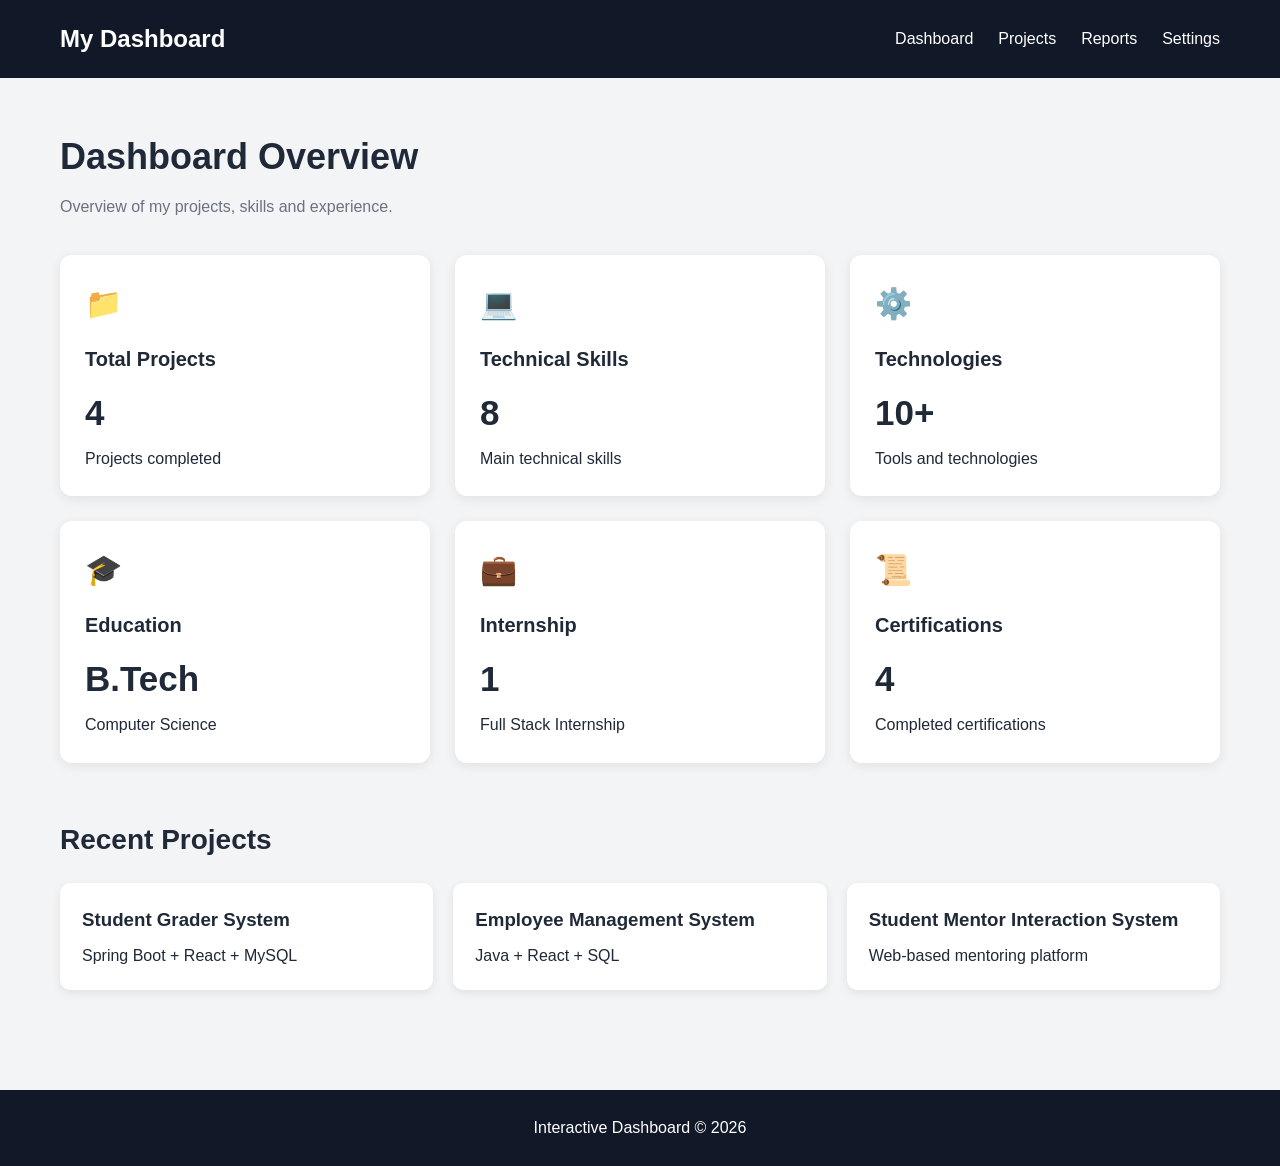
<file: index.html>
<!DOCTYPE html>
<html lang="en">

<head>

    <meta charset="UTF-8">

    <meta name="viewport"
          content="width=device-width, initial-scale=1.0">

    <meta name="description"
          content="Responsive Interactive Dashboard">

    <title>Interactive Dashboard</title>

    <link rel="stylesheet" href="style.css">

</head>


<body>


    <header>

        <nav class="navbar">

            <a href="#" class="dashboard-logo">
                My Dashboard
            </a>


            <div class="nav-menu">

                <a href="#">Dashboard</a>

                <a href="#">Projects</a>

                <a href="#">Reports</a>

                <a href="#">Settings</a>

            </div>

        </nav>

    </header>

    <main class="dashboard">

        <h1>
            Dashboard Overview
        </h1>

        <p class="dashboard-description">
            Overview of my projects, skills and experience.
        </p>


        <section class="cards">


            <article class="card">

                <span class="card-icon">
                    📁
                </span>

                <h2>
                    Total Projects
                </h2>

                <p class="number">
                    4
                </p>

                <p>
                    Projects completed
                </p>

            </article>


            <article class="card">

                <span class="card-icon">
                    💻
                </span>

                <h2>
                    Technical Skills
                </h2>

                <p class="number">
                    8
                </p>

                <p>
                    Main technical skills
                </p>

            </article>

            <article class="card">

                <span class="card-icon">
                    ⚙️
                </span>

                <h2>
                    Technologies
                </h2>

                <p class="number">
                    10+
                </p>

                <p>
                    Tools and technologies
                </p>

            </article>


            <article class="card">

                <span class="card-icon">
                    🎓
                </span>

                <h2>
                    Education
                </h2>

                <p class="number">
                    B.Tech
                </p>

                <p>
                    Computer Science
                </p>

            </article>


            <article class="card">

                <span class="card-icon">
                    💼
                </span>

                <h2>
                    Internship
                </h2>

                <p class="number">
                    1
                </p>

                <p>
                    Full Stack Internship
                </p>

            </article>



            <article class="card">

                <span class="card-icon">
                    📜
                </span>

                <h2>
                    Certifications
                </h2>

                <p class="number">
                    4
                </p>

                <p>
                    Completed certifications
                </p>

            </article>


        </section>


        <section class="recent-section">

            <h2>
                Recent Projects
            </h2>


            <div class="recent-container">


                <article class="recent-item">

                    <h3>
                        Student Grader System
                    </h3>

                    <p>
                        Spring Boot + React + MySQL
                    </p>

                </article>


                <article class="recent-item">

                    <h3>
                        Employee Management System
                    </h3>

                    <p>
                        Java + React + SQL
                    </p>

                </article>


                <article class="recent-item">

                    <h3>
                        Student Mentor Interaction System
                    </h3>

                    <p>
                        Web-based mentoring platform
                    </p>

                </article>


            </div>

        </section>

    </main>


    <footer>

        <p>
            Interactive Dashboard © 2026
        </p>

    </footer>


</body>

</html>
</file>
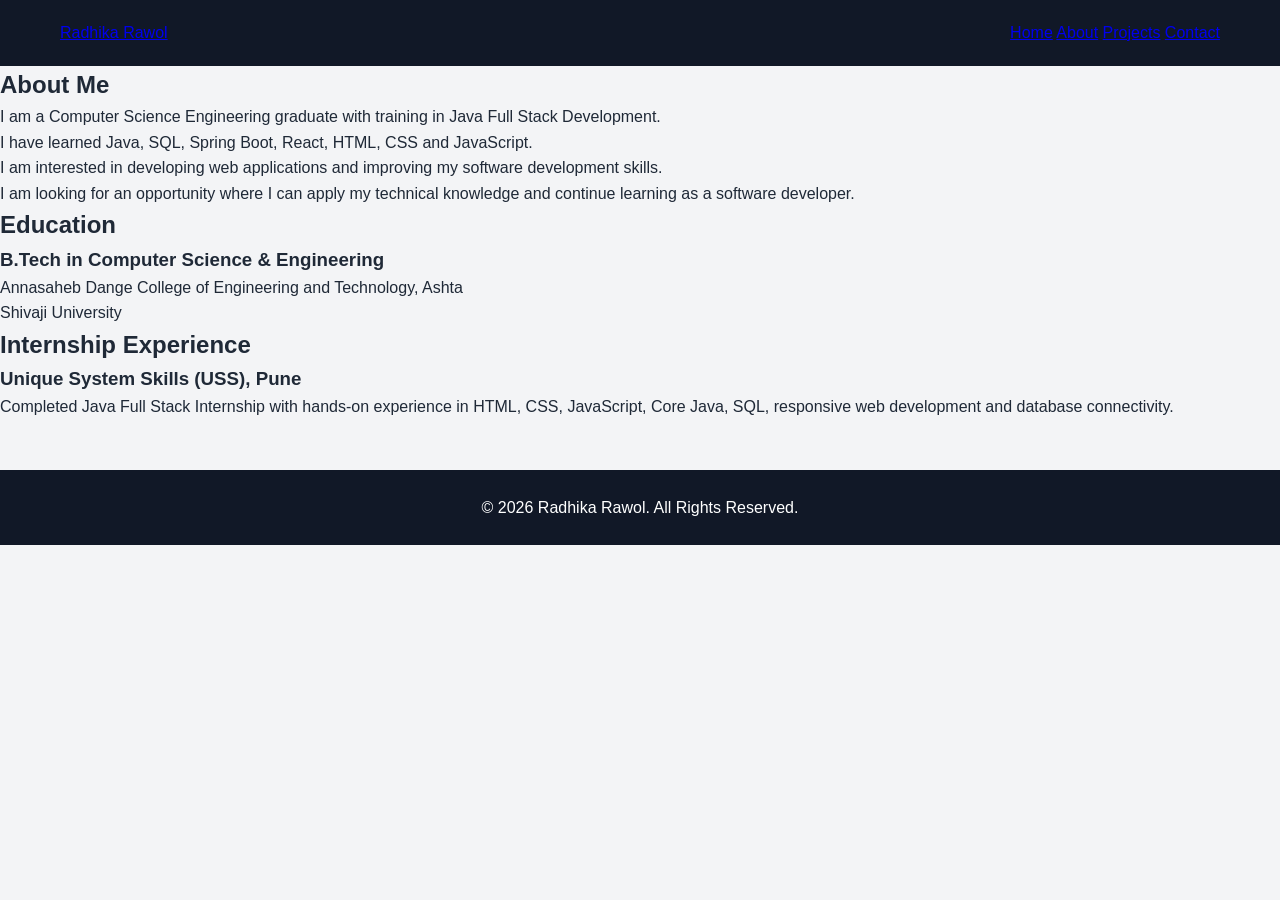
<file: about.html>
<!DOCTYPE html>
<html lang="en">

<head>

    <meta charset="UTF-8">

    <meta name="viewport"
          content="width=device-width, initial-scale=1.0">

    <meta name="description"
          content="About Radhika Rawol">

    <title>About | Radhika Rawol</title>

    <link rel="stylesheet" href="style.css">

</head>

<body>

    <!-- ================= HEADER ================= -->

    <header>

        <nav class="navbar">

            <a href="index.html" class="logo">
                Radhika Rawol
            </a>

            <div class="nav-links">

                <a href="index.html">Home</a>

                <a href="about.html">About</a>

                <a href="projects.html">Projects</a>

                <a href="contact.html">Contact</a>

            </div>

        </nav>

    </header>


    <!-- ================= MAIN ================= -->

    <main>

        <!-- ABOUT SECTION -->

        <section class="page-section">

            <h1>About Me</h1>

            <div class="about-content">

                <div class="about-text">

                    <p>
                        I am a Computer Science Engineering graduate
                        with training in Java Full Stack Development.
                    </p>

                    <p>
                        I have learned Java, SQL, Spring Boot, React,
                        HTML, CSS and JavaScript.
                    </p>

                    <p>
                        I am interested in developing web applications
                        and improving my software development skills.
                    </p>

                    <p>
                        I am looking for an opportunity where I can
                        apply my technical knowledge and continue
                        learning as a software developer.
                    </p>

                </div>

            </div>

        </section>


        <!-- EDUCATION SECTION -->

        <section class="information-section">

            <h2>Education</h2>

            <div class="info-card">

                <h3>
                    B.Tech in Computer Science & Engineering
                </h3>

                <p>
                    Annasaheb Dange College of Engineering and
                    Technology, Ashta
                </p>

                <p>
                    Shivaji University
                </p>

            </div>

        </section>


        <!-- INTERNSHIP SECTION -->

        <section class="information-section">

            <h2>Internship Experience</h2>

            <div class="info-card">

                <h3>
                    Unique System Skills (USS), Pune
                </h3>

                <p>
                    Completed Java Full Stack Internship with
                    hands-on experience in HTML, CSS, JavaScript,
                    Core Java, SQL, responsive web development
                    and database connectivity.
                </p>

            </div>

        </section>

    </main>


    <!-- ================= FOOTER ================= -->

    <footer>

        <p>
            © 2026 Radhika Rawol. All Rights Reserved.
        </p>

    </footer>

</body>

</html>
</file>
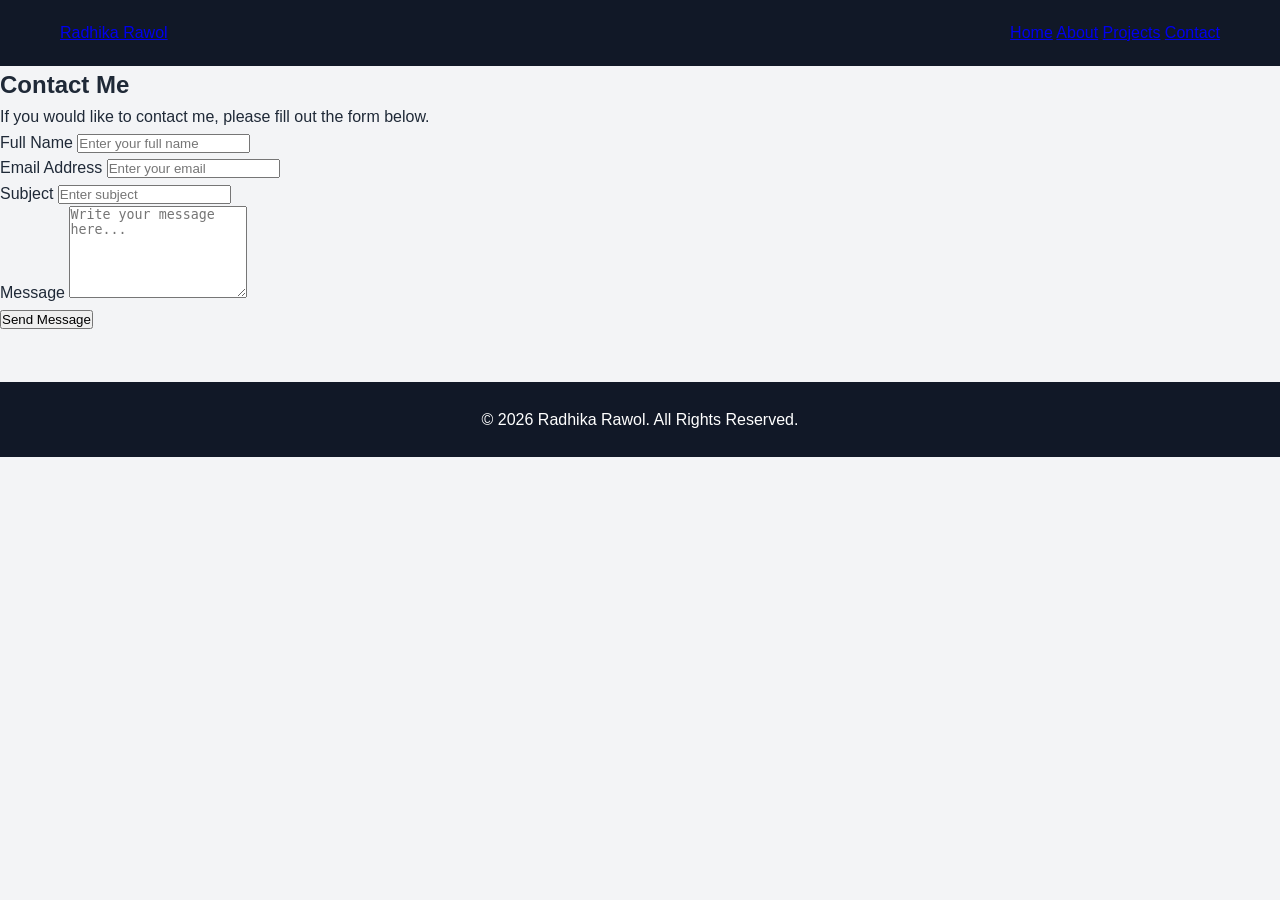
<file: contact.html>
<!DOCTYPE html>
<html lang="en">

<head>

    <meta charset="UTF-8">

    <meta name="viewport"
          content="width=device-width, initial-scale=1.0">

    <meta name="description"
          content="Contact Radhika Rawol">

    <title>Contact | Radhika Rawol</title>

    <link rel="stylesheet" href="style.css">

</head>

<body>

    <!-- ================= HEADER ================= -->

    <header>

        <nav class="navbar">

            <a href="index.html" class="logo">
                Radhika Rawol
            </a>

            <div class="nav-links">

                <a href="index.html">Home</a>

                <a href="about.html">About</a>

                <a href="projects.html">Projects</a>

                <a href="contact.html">Contact</a>

            </div>

        </nav>

    </header>


    <!-- ================= MAIN ================= -->

    <main>

        <section class="contact-section">

            <h1>Contact Me</h1>

            <p class="section-description">
                If you would like to contact me, please fill
                out the form below.
            </p>


            <!-- CONTACT FORM -->

            <form class="contact-form">


                <!-- NAME -->

                <div class="form-group">

                    <label for="name">
                        Full Name
                    </label>

                    <input
                        type="text"
                        id="name"
                        name="name"
                        placeholder="Enter your full name"
                        required
                    >

                </div>


                <!-- EMAIL -->

                <div class="form-group">

                    <label for="email">
                        Email Address
                    </label>

                    <input
                        type="email"
                        id="email"
                        name="email"
                        placeholder="Enter your email"
                        required
                    >

                </div>


                <!-- SUBJECT -->

                <div class="form-group">

                    <label for="subject">
                        Subject
                    </label>

                    <input
                        type="text"
                        id="subject"
                        name="subject"
                        placeholder="Enter subject"
                        required
                    >

                </div>


                <!-- MESSAGE -->

                <div class="form-group">

                    <label for="message">
                        Message
                    </label>

                    <textarea
                        id="message"
                        name="message"
                        rows="6"
                        placeholder="Write your message here..."
                        required
                    ></textarea>

                </div>


                <!-- BUTTON -->

                <button type="submit">
                    Send Message
                </button>

            </form>

        </section>

    </main>


    <!-- ================= FOOTER ================= -->

    <footer>

        <p>
            © 2026 Radhika Rawol. All Rights Reserved.
        </p>

    </footer>

</body>

</html>
</file>
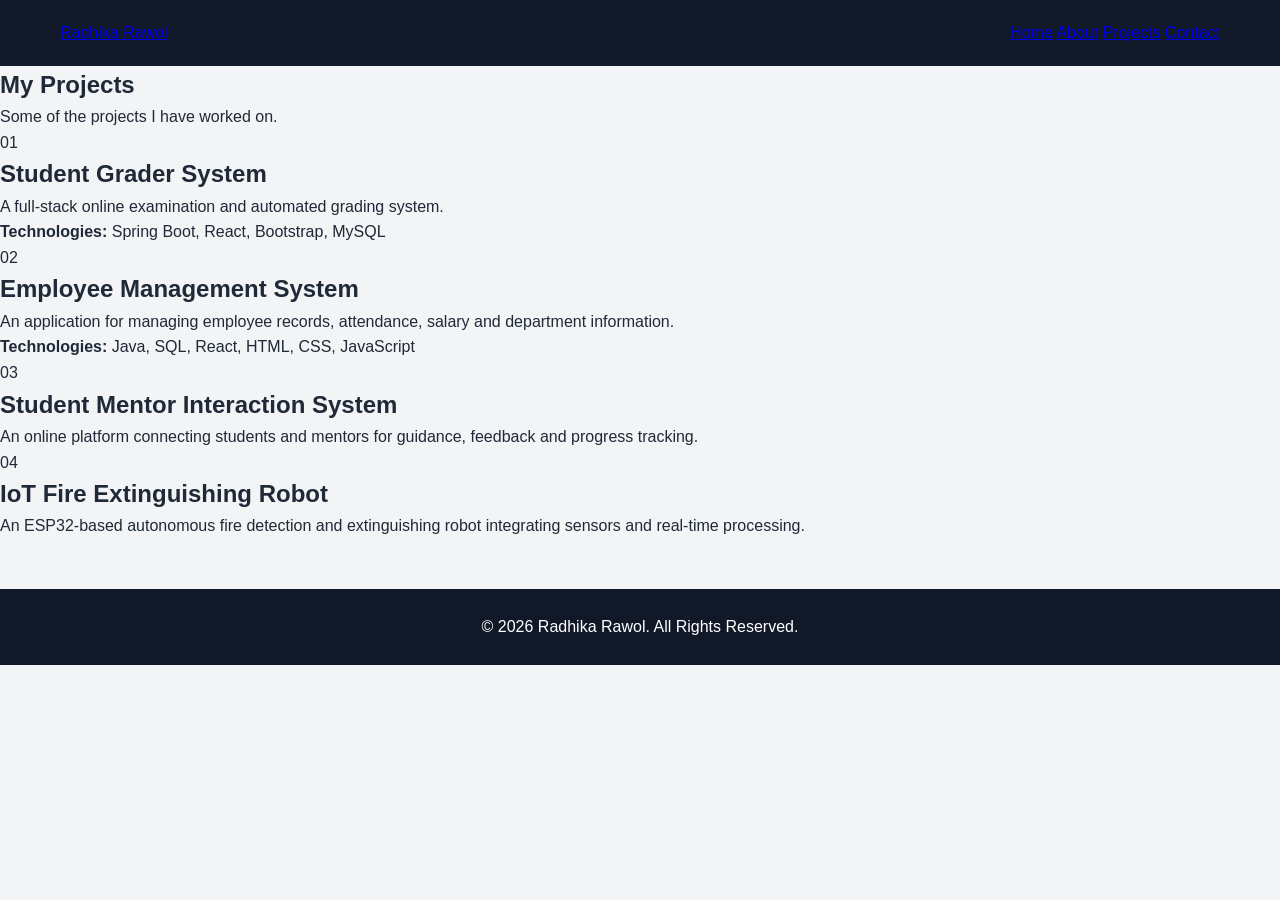
<file: projects.html>
<!DOCTYPE html>
<html lang="en">

<head>

    <meta charset="UTF-8">

    <meta name="viewport"
          content="width=device-width, initial-scale=1.0">

    <meta name="description"
          content="Radhika Rawol Projects">

    <title>Projects | Radhika Rawol</title>

    <link rel="stylesheet" href="style.css">

</head>

<body>

    <!-- ================= HEADER ================= -->

    <header>

        <nav class="navbar">

            <a href="index.html" class="logo">
                Radhika Rawol
            </a>

            <div class="nav-links">

                <a href="index.html">Home</a>

                <a href="about.html">About</a>

                <a href="projects.html">Projects</a>

                <a href="contact.html">Contact</a>

            </div>

        </nav>

    </header>


    <!-- ================= MAIN ================= -->

    <main>

        <section class="page-section">

            <h1>My Projects</h1>

            <p class="section-description">
                Some of the projects I have worked on.
            </p>


            <!-- PROJECT CONTAINER -->

            <div class="project-container">


                <!-- PROJECT 1 -->

                <article class="project-card">

                    <div class="project-number">
                        01
                    </div>

                    <h2>
                        Student Grader System
                    </h2>

                    <p>
                        A full-stack online examination and
                        automated grading system.
                    </p>

                    <p>
                        <strong>Technologies:</strong>
                        Spring Boot, React, Bootstrap, MySQL
                    </p>

                </article>


                <!-- PROJECT 2 -->

                <article class="project-card">

                    <div class="project-number">
                        02
                    </div>

                    <h2>
                        Employee Management System
                    </h2>

                    <p>
                        An application for managing employee
                        records, attendance, salary and
                        department information.
                    </p>

                    <p>
                        <strong>Technologies:</strong>
                        Java, SQL, React, HTML, CSS, JavaScript
                    </p>

                </article>


                <!-- PROJECT 3 -->

                <article class="project-card">

                    <div class="project-number">
                        03
                    </div>

                    <h2>
                        Student Mentor Interaction System
                    </h2>

                    <p>
                        An online platform connecting students
                        and mentors for guidance, feedback
                        and progress tracking.
                    </p>

                </article>


                <!-- PROJECT 4 -->

                <article class="project-card">

                    <div class="project-number">
                        04
                    </div>

                    <h2>
                        IoT Fire Extinguishing Robot
                    </h2>

                    <p>
                        An ESP32-based autonomous fire detection
                        and extinguishing robot integrating
                        sensors and real-time processing.
                    </p>

                </article>


            </div>

        </section>

    </main>


    <!-- ================= FOOTER ================= -->

    <footer>

        <p>
            © 2026 Radhika Rawol. All Rights Reserved.
        </p>

    </footer>

</body>

</html>
</file>
<file: style.css>
* {
    margin: 0;

    padding: 0;

    box-sizing: border-box;
}


body {
    font-family: Arial, Helvetica, sans-serif;

    background-color: #f3f4f6;

    color: #1f2937;

    line-height: 1.6;
}

header {
    background-color: #111827;

    color: white;
}


.navbar {
    max-width: 1200px;

    margin: auto;

    padding: 20px;

    display: flex;

    justify-content: space-between;

    align-items: center;
}



.dashboard-logo {
    color: white;

    text-decoration: none;

    font-size: 24px;

    font-weight: bold;
}


.nav-menu {
    display: flex;

    align-items: center;

    gap: 25px;
}


.nav-menu a {
    color: white;

    text-decoration: none;

    transition:
        color 0.3s ease,
        transform 0.3s ease;
}


.nav-menu a:hover {
    color: #60a5fa;

    transform: translateY(-2px);
}


.dashboard {
    max-width: 1200px;

    margin: auto;

    padding: 50px 20px;
}


.dashboard h1 {
    margin-bottom: 8px;

    font-size: 36px;
}


.dashboard-description {
    margin-bottom: 35px;

    color: #6b7280;
}


.cards {
    display: grid;

    grid-template-columns:
        repeat(3, 1fr);

    gap: 25px;
}


.card {
    background-color: white;

    padding: 25px;

    border-radius: 12px;

    box-shadow:
        0 3px 12px rgba(0, 0, 0, 0.08);

    transition:
        transform 0.3s ease,
        box-shadow 0.3s ease;
}




.card:hover {
    transform: translateY(-8px);

    box-shadow:
        0 12px 25px rgba(0, 0, 0, 0.15);
}



.card-icon {
    font-size: 30px;

    display: block;

    margin-bottom: 15px;
}


.card h2 {
    font-size: 20px;

    margin-bottom: 10px;
}



.number {
    font-size: 35px;

    font-weight: bold;

    margin-bottom: 5px;
}


.recent-section {
    margin-top: 55px;
}


.recent-section > h2 {
    margin-bottom: 20px;

    font-size: 28px;
}



.recent-container {
    display: flex;

    gap: 20px;

    flex-wrap: wrap;
}


.recent-item {
    flex: 1;

    min-width: 250px;

    background-color: white;

    padding: 22px;

    border-radius: 10px;

    box-shadow:
        0 3px 10px rgba(0, 0, 0, 0.08);

    transition:
        transform 0.3s ease,
        box-shadow 0.3s ease;
}


.recent-item:hover {
    transform: scale(1.03);

    box-shadow:
        0 8px 20px rgba(0, 0, 0, 0.12);
}


.recent-item h3 {
    margin-bottom: 8px;
}


footer {
    margin-top: 50px;

    padding: 25px;

    text-align: center;

    background-color: #111827;

    color: white;
}


@media (max-width: 900px) {


    .cards {
        grid-template-columns:
            repeat(2, 1fr);
    }


    .navbar {
        padding: 18px 20px;
    }

}


@media (max-width: 700px) {


    .navbar {
        flex-direction: column;

        gap: 15px;
    }


    .nav-menu {
        flex-wrap: wrap;

        justify-content: center;
    }


    .cards {
        grid-template-columns: 1fr;
    }

}


@media (max-width: 480px) {

    .dashboard {
        padding: 35px 15px;
    }


    .dashboard h1 {
        font-size: 28px;
    }


    .dashboard-description {
        font-size: 15px;
    }


    .nav-menu {
        flex-direction: column;

        gap: 10px;
    }


    .dashboard-logo {
        font-size: 21px;
    }


    .card {
        padding: 20px;
    }


    .card h2 {
        font-size: 18px;
    }


    .number {
        font-size: 30px;
    }


    .recent-container {
        flex-direction: column;
    }


    .recent-item {
        min-width: 100%;
    }

}
</file>
